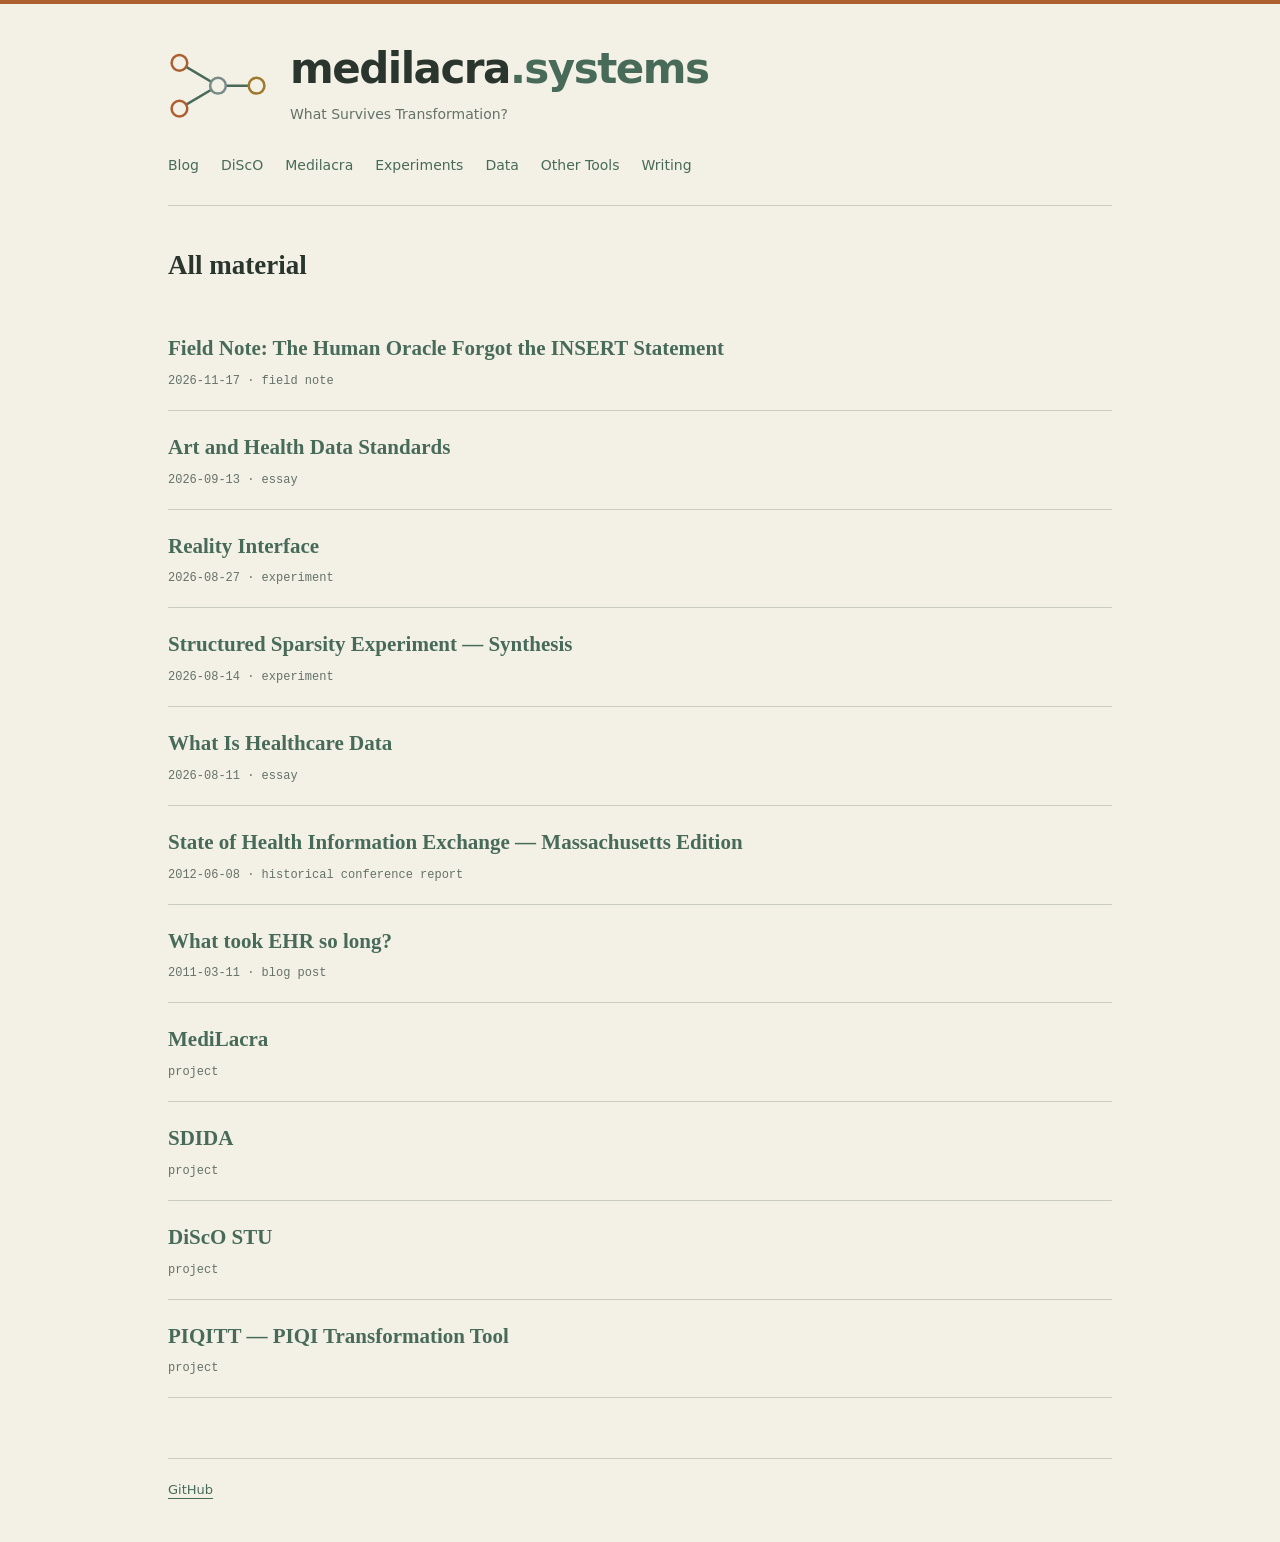
<file: index.html>
<!DOCTYPE html>
<html lang="en">
<head>
    <meta charset="UTF-8">
    <meta name="viewport" content="width=device-width, initial-scale=1">
    <title>Medilacra Systems</title>

    <meta property="og:title" content="Medilacra Systems">
    <meta property="og:description" content="What Survives Transformation?">
    <meta property="og:type" content="website">
    <meta property="og:url" content="https://medilacra.systems/">
    <meta property="og:image" content="https://medilacra.systems/social-preview.png">
    <meta property="og:image:type" content="image/png">
    <meta property="og:image:width" content="1200">
    <meta property="og:image:height" content="630">
    <meta property="og:image:alt" content="Medilacra Systems. What Survives Transformation?">
    <meta name="twitter:card" content="summary_large_image">

    <link rel="icon" type="image/svg+xml" href="favicon.svg">
    <link rel="stylesheet" href="style.css">
</head>
<body>
    <header>
        <div class="brand">
            <a href="./" class="brand-mark" aria-label="Home">
                <svg class="site-mark" viewBox="0 0 140 100" aria-hidden="true">
                    <g class="traces">
                        <path d="M16 18 L70 50 L124 50 M16 82 L70 50"/>
                    </g>
                    <circle cx="16" cy="18" r="11" class="bronze"/>
                    <circle cx="16" cy="82" r="11" class="bronze"/>
                    <circle cx="70" cy="50" r="11" class="silver"/>
                    <circle cx="124" cy="50" r="11" class="gold"/>
                </svg>
            </a>
            <div>
                <h1><a href="./">medilacra<span>.systems</span></a></h1>
                <p>What Survives Transformation?</p>
            </div>
        </div>
        <nav id="navigation"></nav>
    </header>

    <main id="content">Loading catalog...</main>

    <footer>
        <a href="https://github.com/natosit-dev">GitHub</a>
    </footer>

    <script type="module" src="app.js"></script>
</body>
</html>
</file>
<file: style.css>
:root {
    color-scheme: light dark;
    --bg: #f3f0e6;
    --surface: #e9e6da;
    --text: #29352d;
    --muted: #657268;
    --green: #486b59;
    --ember: #ad602f;
    --border: #c8cdbf;
    --bronze: #ad602f;
    --silver: #788b89;
    --gold: #9d792b;
    --sans: system-ui, sans-serif;
    --serif: Georgia, "Times New Roman", serif;
    --mono: "Cascadia Code", Consolas, monospace;
}

@media (prefers-color-scheme: dark) {
    :root {
        --bg: #161c18;
        --surface: #202a23;
        --text: #e0e5dc;
        --muted: #a0afa2;
        --green: #9fbea6;
        --ember: #c98150;
        --border: #38473d;
        --bronze: #c98150;
        --silver: #b1bfbc;
        --gold: #d9bc70;
    }
}

* { box-sizing: border-box; }

html {
    background: var(--bg);
    color: var(--text);
    border-top: 4px solid var(--ember);
}

body {
    max-width: 1000px;
    margin: 0 auto;
    padding: 40px 28px;
    font-family: var(--serif);
    font-size: 18px;
    line-height: 1.75;
}

a {
    color: var(--green);
    text-underline-offset: 4px;
    text-decoration-thickness: 1px;
}

a:hover { color: var(--ember); }
a:focus-visible { outline: 2px solid var(--ember); outline-offset: 4px; }

/* Brand */
header {
    border-bottom: 1px solid var(--border);
    padding-bottom: 24px;
}

.brand {
    display: flex;
    align-items: center;
    gap: 22px;
    margin-bottom: 26px;
}

.brand-mark { display: block; flex-shrink: 0; }
.brand > div { min-width: 0; }

.site-mark {
    display: block;
    width: 100px;
    height: auto;
    overflow: visible;
}

.site-mark .traces {
    fill: none;
    stroke: var(--green);
    stroke-width: 3.5;
    stroke-linecap: round;
}

.site-mark circle { fill: var(--bg); stroke-width: 3.5; }
.site-mark .bronze { stroke: var(--bronze); }
.site-mark .silver { stroke: var(--silver); }
.site-mark .gold { stroke: var(--gold); }

header h1 {
    margin: 0;
    font-family: var(--sans);
    font-size: clamp(25px, 5vw, 42px);
    font-weight: 650;
    line-height: 1.2;
    letter-spacing: -1.5px;
    overflow-wrap: anywhere;
}

header h1 a { color: var(--text); text-decoration: none; }
header h1 span { color: var(--green); }

header p {
    margin: 8px 0 0;
    font-family: var(--sans);
    font-size: 14px;
    color: var(--muted);
}

/* Navigation */
nav {
    display: flex;
    flex-wrap: wrap;
    gap: 10px 22px;
    font-family: var(--sans);
    font-size: 14px;
    font-weight: 500;
}

nav a {
    text-decoration: none;
    padding-bottom: 3px;
    border-bottom: 1px solid transparent;
}

nav a:hover { border-bottom-color: var(--ember); }

/* Documents */
main { margin: 36px 0 60px; min-height: 240px; }
article { max-width: 760px; overflow-wrap: anywhere; overflow-x: auto; }

article h1 {
    font-size: clamp(30px, 5vw, 44px);
    line-height: 1.18;
    letter-spacing: -0.8px;
    margin: 0 0 28px;
}

article h2, article h3 {
    color: var(--green);
    line-height: 1.35;
    margin-top: 1.8em;
}

article p { margin: 0 0 1.4em; }
img { max-width: 100%; height: auto; }

code {
    font-family: var(--mono);
    font-size: 0.85em;
    background: var(--surface);
    padding: 2px 5px;
    border-radius: 3px;
}

pre {
    background: var(--surface);
    border: 1px solid var(--border);
    border-left: 3px solid var(--ember);
    padding: 20px;
    overflow-x: auto;
    line-height: 1.6;
}

pre code { padding: 0; }

blockquote {
    margin: 1.5em 0;
    padding: 4px 20px;
    border-left: 3px solid var(--green);
    color: var(--muted);
}

table {
    border-collapse: collapse;
    width: 100%;
    font-family: var(--sans);
    font-size: 14px;
}

th, td { border: 1px solid var(--border); padding: 10px; text-align: left; }
th { background: var(--surface); }

/* Catalog */
main > ul { list-style: none; padding: 0; }
main > ul > li { padding: 18px 0; border-bottom: 1px solid var(--border); }
main > ul > li > a { font-size: 21px; font-weight: bold; text-decoration: none; }

.metadata {
    color: var(--muted);
    font-family: var(--mono);
    font-size: 12px;
    margin-top: 4px;
}

/* Footer */
hr { border: 0; border-top: 1px solid var(--border); margin: 32px 0; }
footer {
    border-top: 1px solid var(--border);
    padding-top: 20px;
    font-family: var(--sans);
    font-size: 13px;
    color: var(--muted);
}

/* Mobile */
@media (max-width: 600px) {
    body { padding: 24px 20px; font-size: 17px; }
    .brand { gap: 12px; }
    .site-mark { width: 64px; }
    header h1 { letter-spacing: -0.8px; }
    nav { gap: 10px 16px; }
}
</file>
